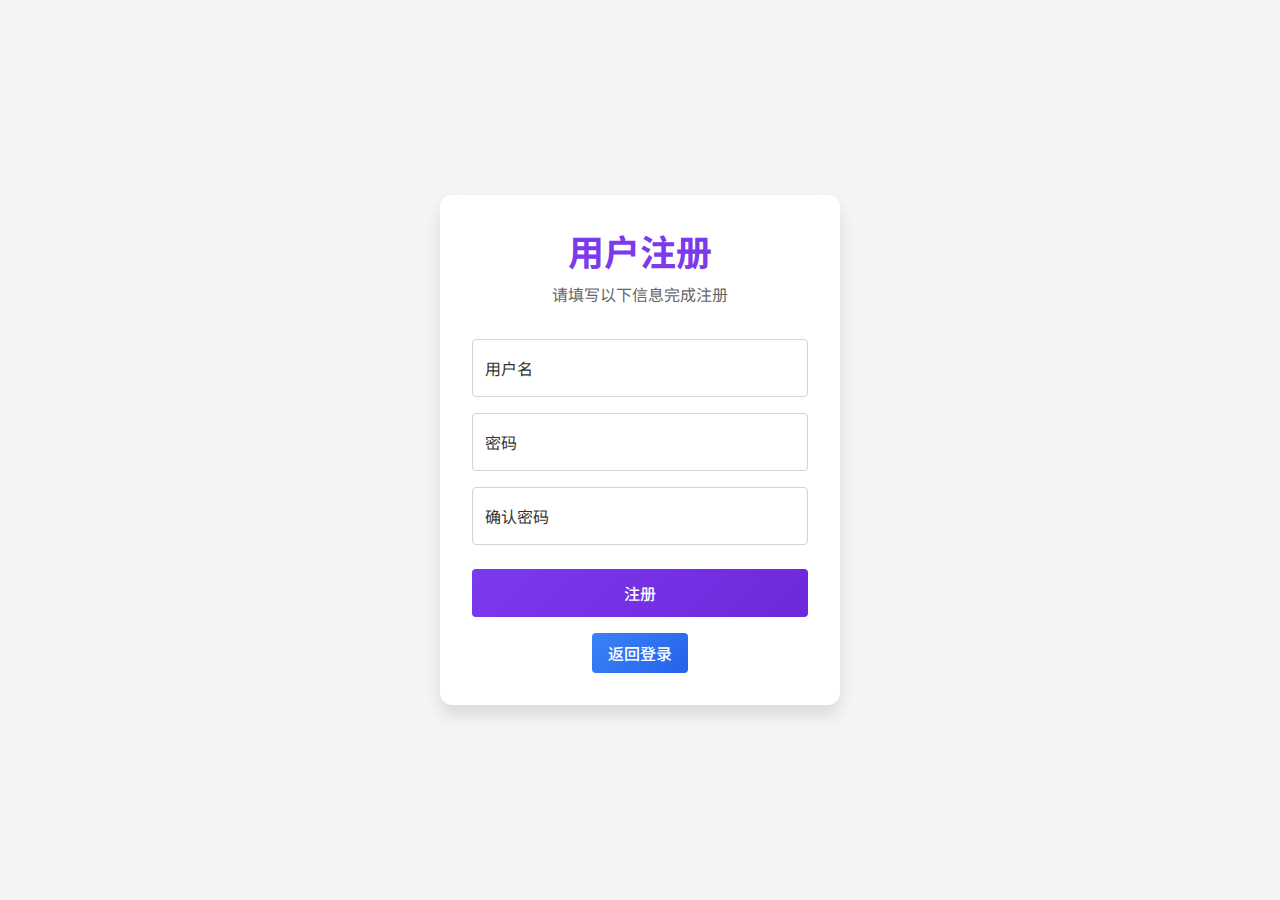
<file: register.html>
<!DOCTYPE html>
<html lang="zh-CN">
<head>
    <meta charset="UTF-8">
    <meta name="viewport" content="width=device-width, initial-scale=1.0">
    <title>AI学习系统 - 注册</title>
    <!-- 公共样式 -->
    <link rel="stylesheet" href="https://cdn.jsdelivr.net/npm/bootstrap@5.1.3/dist/css/bootstrap.min.css">
    <link href="https://fonts.googleapis.com/css2?family=Noto+Sans+SC:wght@400;500;700&display=swap" rel="stylesheet">
    <link href="https://cdn.jsdelivr.net/npm/@fortawesome/fontawesome-free@5.15.4/css/all.min.css" rel="stylesheet">
    <!-- 全局样式变量 -->
    <link rel="stylesheet" href="global.css">
    <style>
        body {
            height: 100vh;
            display: flex;
            align-items: center;
            justify-content: center;
            background-color: var(--bg-color);
            font-family: var(--font-family);
            overflow: hidden;
        }

        .register-container {
            width: 400px;
            padding: 2rem;
            background-color: var(--card-bg);
            border-radius: var(--border-radius-lg);
            box-shadow: var(--shadow-lg);
            position: relative;
            z-index: 10;
        }

        .register-header {
            text-align: center;
            margin-bottom: 2rem;
        }

        .register-header h1 {
            color: var(--primary-color);
            font-weight: 700;
            margin-bottom: 0.5rem;
        }

        .register-header p {
            color: var(--text-secondary);
        }

        .form-floating {
            margin-bottom: 1rem;
        }

        .btn-register {
            width: 100%;
            padding: 0.75rem;
            font-weight: 500;
            background-color: var(--primary-color);
            border: none;
            transition: all var(--transition-normal);
        }

        .btn-register:hover {
            background-color: var(--primary-dark);
            transform: translateY(-2px);
            box-shadow: var(--shadow-md);
        }

        .error-message {
            color: var(--error-color);
            text-align: center;
            margin-top: 1rem;
            display: none;
        }
    </style>
</head>
<body>
    <div class="register-container">
        <div class="register-header">
            <h1>用户注册</h1>
            <p>请填写以下信息完成注册</p>
        </div>

        <form id="registerForm">
            <div class="form-floating mb-3">
                <input type="text" class="form-control" id="username" placeholder="用户名" required>
                <label for="username">用户名</label>
            </div>
            <div class="form-floating mb-3">
                <input type="password" class="form-control" id="password" placeholder="密码" required>
                <label for="password">密码</label>
            </div>
            <div class="form-floating mb-4">
                <input type="password" class="form-control" id="confirmPassword" placeholder="确认密码" required>
                <label for="confirmPassword">确认密码</label>
            </div>
            <button type="submit" class="btn btn-primary btn-register">注册</button>
            <div id="errorMessage" class="error-message">用户名或密码错误</div>
        </form>
        <!-- 返回登录页面 -->
        <div class="text-center mt-3">
            <a href="login.html" class="btn btn-secondary">返回登录</a>
        </div>
    </div>

    <script>
        document.getElementById('registerForm').addEventListener('submit', function(e) {
            e.preventDefault();

            const username = document.getElementById('username').value;
            const password = document.getElementById('password').value;
            const confirmPassword = document.getElementById('confirmPassword').value;

            // 验证密码是否一致
            if (password !== confirmPassword) {
                document.getElementById('errorMessage').textContent = '两次输入的密码不一致';
                document.getElementById('errorMessage').style.display = 'block';
                return;
            }

            // 验证用户名是否已存在
            const existingUsernames = JSON.parse(localStorage.getItem('usernames')) || [];
            if (existingUsernames.includes(username)) {
                document.getElementById('errorMessage').textContent = '用户名已存在';
                document.getElementById('errorMessage').style.display = 'block';
                return;
            }

            // 注册成功，保存用户名
            existingUsernames.push(username);
            localStorage.setItem('usernames', JSON.stringify(existingUsernames));

            // 跳转到登录页面
            window.location.href = "login.html";
        });
    </script>
</body>
</html>
</file>
<file: global.css>
/* 全局样式变量 - AI学习系统 */

:root {
    /* 核心色彩系统 */
    --primary-color: #7C3AED;    /* 紫色 - 主色调 */
    --primary-hover: #6D28D9;    /* 深紫色 - 悬停状态 */
    --secondary-color: #3B82F6;  /* 蓝色 - 次要色调 */
    --accent-color: #10B981;     /* 绿色 - 强调色调 */
    --warning-color: #F59E0B;    /* 黄色 - 警告 */
    --error-color: #EF4444;      /* 红色 - 错误 */
    
    /* 衍生色调 */
    --primary-light: #A78BFA;    /* 浅紫色 */
    --secondary-light: #93C5FD;  /* 浅蓝色 */
    --accent-light: #6EE7B7;     /* 浅绿色 */
    --warning-light: #FCD34D;    /* 浅黄色 */
    --error-light: #FCA5A5;      /* 浅红色 */

    /* 主色调的深色变体 */
    --primary-purple-dark: #6D28D9;
    --primary-blue-dark: #1D4ED8;
    --primary-green-dark: #047857;
    --primary-red-dark: #B91C1C;
    --primary-yellow-dark: #B45309;

    /* 主色调的浅色变体 */
    --primary-purple-light: #A78BFA;
    --primary-blue-light: #E6F0FF;
    --primary-green-light: #D8F3DC;
    --primary-red-light: #FFE3E3;
    --primary-yellow-light: #FFF9C4;

    /* 渐变色 */
    --gradient-primary: linear-gradient(135deg, var(--primary-color), var(--primary-hover));
    --gradient-secondary: linear-gradient(135deg, var(--secondary-color), #2563EB);
    --gradient-success: linear-gradient(135deg, var(--accent-color), #059669);
    --gradient-warning: linear-gradient(135deg, var(--warning-color), #D97706);
    --gradient-error: linear-gradient(135deg, var(--error-color), #DC2626);

    /* 中性色调 */
    --bg-color: #F3F4F6;         /* 背景色 */
    --card-bg: #FFFFFF;          /* 卡片背景 */
    --text-primary: #333333;     /* 主要文本 */
    --text-secondary: #666666;   /* 次要文本 */
    --border-color: #CED4DA;     /* 边框颜色 */
    
    /* 功能色 */
    --success: var(--accent-color);
    --warning: var(--warning-color);
    --error: var(--error-color);
    --info: var(--secondary-color);

    /* 毛玻璃效果 */
    --glass-background: rgba(255, 255, 255, 0.8);
    --glass-border: rgba(255, 255, 255, 0.3);
    --glass-shadow: 0 8px 32px rgba(0, 0, 0, 0.1);
    --glass-blur: blur(12px);

    /* 尺寸系统 */
    --header-height: 64px;
    --sidebar-width: 50%;
    --container-width: 100%;
    --border-radius-sm: 4px;
    --border-radius-md: 8px;
    --border-radius-lg: 12px;

    /* 间距系统 */
    --spacing-xs: 0.25rem;
    --spacing-sm: 0.5rem;
    --spacing-md: 1rem;
    --spacing-lg: 1.5rem;
    --spacing-xl: 2rem;
    --spacing-2xl: 3rem;

    /* 阴影系统 */
    --shadow-sm: 0 2px 4px rgba(0, 0, 0, 0.1);
    --shadow-md: 0 4px 6px rgba(0, 0, 0, 0.1);
    --shadow-lg: 0 10px 15px rgba(0, 0, 0, 0.1);
    --shadow-xl: 0 20px 25px -5px rgba(0, 0, 0, 0.1), 0 10px 10px -5px rgba(0, 0, 0, 0.04);

    /* 过渡效果 */
    --transition-fast: 150ms cubic-bezier(0.4, 0, 0.2, 1);
    --transition-normal: 0.3s ease;
    --transition-slow: 350ms cubic-bezier(0.4, 0, 0.2, 1);

    /* 动画效果 */
    --animation-bounce: cubic-bezier(0.68, -0.55, 0.265, 1.55);
    --animation-smooth: cubic-bezier(0.4, 0, 0.2, 1);
    --animation-duration-fast: 0.2s;
    --animation-duration-normal: 0.3s;
    --animation-duration-slow: 0.5s;

    /* 字体系统 */
    --font-family: 'Noto Sans SC', -apple-system, BlinkMacSystemFont, sans-serif;
    --font-mono: ui-monospace, SFMono-Regular, Menlo, Monaco, Consolas, monospace;

    /* 卡片样式 */
    --card-shadow: 0 4px 6px -1px rgba(0, 0, 0, 0.1), 0 2px 4px -1px rgba(0, 0, 0, 0.06);
    --card-background: var(--card-bg);
    --card-hover-transform: translateY(-4px);
    --card-hover-shadow: 0 12px 24px rgba(56, 189, 248, 0.1);
    
    /* 内容尺寸 */
    --content-max-width: 1440px;
}

/* 基础重置 */
* {
    margin: 0;
    padding: 0;
    box-sizing: border-box;
}

body {
    font-family: var(--font-family);
    line-height: 1.6;
    color: var(--text-primary);
    background-color: var(--bg-color);
    -webkit-font-smoothing: antialiased;
    -moz-osx-font-smoothing: grayscale;
    min-height: 100vh;
}

h1, h2, h3, h4, h5, h6 {
    font-weight: 600;
    line-height: 1.3;
    margin-bottom: var(--spacing-md);
    color: var(--text-primary);
}

h1 { font-size: 2.25rem; }
h2 { font-size: 1.875rem; }
h3 { font-size: 1.5rem; }
h4 { font-size: 1.25rem; }
h5 { font-size: 1.125rem; }
h6 { font-size: 1rem; }

a {
    color: var(--primary-color);
    text-decoration: none;
    transition: color var(--transition-normal);
}

a:hover {
    color: var(--primary-hover);
}

p {
    margin-bottom: var(--spacing-md);
}

/* 背景渐变 */
.gradient-background {
    background-image: 
        radial-gradient(at 0% 0%, rgba(168, 132, 232, 0.05) 0px, transparent 50%),
        radial-gradient(at 100% 0%, rgba(77, 150, 255, 0.05) 0px, transparent 50%),
        radial-gradient(at 100% 100%, rgba(107, 203, 119, 0.05) 0px, transparent 50%),
        radial-gradient(at 0% 100%, rgba(255, 107, 107, 0.05) 0px, transparent 50%);
    background-attachment: fixed;
}

/* 公共动画 */
@keyframes float {
    0% {
        transform: translate(0, 0);
    }
    50% {
        transform: translate(10px, 10px);
    }
    100% {
        transform: translate(0, 0);
    }
}

@keyframes fadeIn {
    from { opacity: 0; }
    to { opacity: 1; }
}

@keyframes slideUp {
    from { transform: translateY(20px); opacity: 0; }
    to { transform: translateY(0); opacity: 1; }
}

@keyframes slideInLeft {
    from { transform: translateX(-20px); opacity: 0; }
    to { transform: translateX(0); opacity: 1; }
}

@keyframes slideInRight {
    from { transform: translateX(20px); opacity: 0; }
    to { transform: translateX(0); opacity: 1; }
}

@keyframes pulse {
    0% { transform: scale(1); }
    50% { transform: scale(1.05); }
    100% { transform: scale(1); }
}

@keyframes shimmer {
    0% { background-position: -100% 0; }
    100% { background-position: 200% 0; }
}

/* 按钮样式 */
.btn {
    cursor: pointer;
    font-weight: 500;
    border: none;
    border-radius: var(--border-radius-sm);
    transition: all var(--transition-normal);
    padding: 0.5rem 1rem;
    display: inline-flex;
    align-items: center;
    justify-content: center;
    gap: 0.5rem;
    position: relative;
    overflow: hidden;
}

.btn::after {
    content: '';
    position: absolute;
    top: 0;
    left: 0;
    width: 100%;
    height: 100%;
    background: linear-gradient(90deg, 
        rgba(255,255,255,0) 0%, 
        rgba(255,255,255,0.2) 50%, 
        rgba(255,255,255,0) 100%);
    transform: translateX(-100%);
    opacity: 0;
    transition: all 0.3s var(--animation-bounce);
}

.btn:hover {
    transform: translateY(-2px);
}

.btn:hover::after {
    transform: translateX(100%);
    opacity: 1;
}

.btn:active {
    transform: translateY(1px);
}

.btn i {
    font-size: 0.9em;
}

.btn-primary {
    background-color: var(--primary-color);
    background-image: var(--gradient-primary);
    color: white;
}

.btn-primary:hover {
    background-color: var(--primary-hover);
    box-shadow: var(--shadow-md);
}

.btn-secondary {
    background-color: var(--secondary-color);
    background-image: var(--gradient-secondary);
    color: white;
}

.btn-secondary:hover {
    background-color: #2563EB;
    box-shadow: var(--shadow-md);
}

.btn-success {
    background-color: var(--accent-color);
    background-image: var(--gradient-success);
    color: white;
}

.btn-success:hover {
    background-color: var(--primary-green-dark);
    box-shadow: var(--shadow-md);
}

.btn-warning {
    background-color: var(--warning-color);
    background-image: var(--gradient-warning);
    color: white;
}

.btn-warning:hover {
    background-color: var(--primary-yellow-dark);
    box-shadow: var(--shadow-md);
}

.btn-danger {
    background-color: var(--error-color);
    background-image: var(--gradient-error);
    color: white;
}

.btn-danger:hover {
    background-color: var(--primary-red-dark);
    box-shadow: var(--shadow-md);
}

/* 工具类 */
.text-primary {
    color: var(--primary-color);
}

.text-secondary {
    color: var(--secondary-color);
}

.text-accent {
    color: var(--accent-color);
}

.text-warning {
    color: var(--warning-color);
}

.text-error {
    color: var(--error-color);
}

.text-center {
    text-align: center;
}

.mb-0 { margin-bottom: 0; }
.mb-1 { margin-bottom: var(--spacing-xs); }
.mb-2 { margin-bottom: var(--spacing-sm); }
.mb-3 { margin-bottom: var(--spacing-md); }
.mb-4 { margin-bottom: var(--spacing-lg); }
.mb-5 { margin-bottom: var(--spacing-xl); }

.mt-0 { margin-top: 0; }
.mt-1 { margin-top: var(--spacing-xs); }
.mt-2 { margin-top: var(--spacing-sm); }
.mt-3 { margin-top: var(--spacing-md); }
.mt-4 { margin-top: var(--spacing-lg); }
.mt-5 { margin-top: var(--spacing-xl); }

.p-0 { padding: 0; }
.p-1 { padding: var(--spacing-xs); }
.p-2 { padding: var(--spacing-sm); }
.p-3 { padding: var(--spacing-md); }
.p-4 { padding: var(--spacing-lg); }
.p-5 { padding: var(--spacing-xl); }

.d-flex { display: flex; }
.align-items-center { align-items: center; }
.justify-content-center { justify-content: center; }
.justify-content-between { justify-content: space-between; }
.flex-column { flex-direction: column; }
.flex-grow-1 { flex-grow: 1; }
.gap-1 { gap: var(--spacing-xs); }
.gap-2 { gap: var(--spacing-sm); }
.gap-3 { gap: var(--spacing-md); }

/* 卡片样式 */
.card {
    background-color: var(--card-bg);
    border-radius: var(--border-radius-md);
    box-shadow: var(--shadow-md);
    transition: all var(--transition-normal);
    border: 1px solid rgba(0, 0, 0, 0.05);
    position: relative;
    overflow: hidden;
    animation: fadeIn 0.5s ease forwards;
}

.card::before {
    content: '';
    position: absolute;
    top: 0;
    left: 0;
    right: 0;
    height: 4px;
    background: var(--gradient-primary);
    transform: scaleX(0);
    transform-origin: left;
    transition: transform 0.3s var(--animation-smooth);
}

.card:hover {
    transform: var(--card-hover-transform);
    box-shadow: var(--card-hover-shadow);
}

.card:hover::before {
    transform: scaleX(1);
}

.card-glass {
    background: var(--glass-background);
    backdrop-filter: var(--glass-blur);
    -webkit-backdrop-filter: var(--glass-blur);
    border: 1px solid var(--glass-border);
}

.card-header {
    padding: var(--spacing-md) var(--spacing-lg);
    border-bottom: 1px solid rgba(0, 0, 0, 0.05);
    font-weight: 600;
    display: flex;
    align-items: center;
    justify-content: space-between;
}

.card-header h3, .card-header h4 {
    margin-bottom: 0;
}

.card-body {
    padding: var(--spacing-lg);
}

.card-footer {
    padding: var(--spacing-md) var(--spacing-lg);
    border-top: 1px solid rgba(0, 0, 0, 0.05);
    display: flex;
    justify-content: flex-end;
    gap: var(--spacing-sm);
}

/* 表单控件 */
.form-group {
    margin-bottom: var(--spacing-md);
}

.form-label {
    display: block;
    margin-bottom: var(--spacing-xs);
    font-weight: 500;
}

.form-control {
    width: 100%;
    padding: 0.5rem 0.75rem;
    border: 1px solid var(--border-color);
    border-radius: var(--border-radius-sm);
    transition: all var(--transition-normal);
    background-color: var(--card-bg);
    color: var(--text-primary);
}

.form-control:focus {
    outline: none;
    border-color: var(--primary-color);
    box-shadow: 0 0 0 3px rgba(124, 58, 237, 0.1);
}

/* 徽章 */
.badge {
    display: inline-block;
    padding: 0.25rem 0.5rem;
    border-radius: var(--border-radius-sm);
    font-size: 0.75rem;
    font-weight: 600;
    text-transform: uppercase;
    letter-spacing: 0.5px;
}

.badge-primary {
    background-color: var(--primary-light);
    color: var(--primary-purple-dark);
}

.badge-secondary {
    background-color: var(--secondary-light);
    color: var(--primary-blue-dark);
}

.badge-success {
    background-color: var(--accent-light);
    color: var(--primary-green-dark);
}

.badge-warning {
    background-color: var(--warning-light);
    color: var(--primary-yellow-dark);
}

.badge-danger {
    background-color: var(--error-light);
    color: var(--primary-red-dark);
}

/* 警告框 */
.alert {
    padding: var(--spacing-md);
    border-radius: var(--border-radius-md);
    margin-bottom: var(--spacing-md);
    border-left: 4px solid;
}

.alert-primary {
    background-color: var(--primary-purple-light);
    border-color: var(--primary-color);
    color: var(--primary-purple-dark);
}

.alert-success {
    background-color: var(--primary-green-light);
    border-color: var(--accent-color);
    color: var(--primary-green-dark);
}

.alert-warning {
    background-color: var(--primary-yellow-light);
    border-color: var(--warning-color);
    color: var(--primary-yellow-dark);
}

.alert-danger {
    background-color: var(--primary-red-light);
    border-color: var(--error-color);
    color: var(--primary-red-dark);
}

/* 加载状态 */
.loading {
    position: relative;
}

.loading::after {
    content: '';
    position: absolute;
    top: 0;
    left: 0;
    width: 100%;
    height: 100%;
    background: linear-gradient(
        90deg,
        rgba(255, 255, 255, 0) 0%,
        rgba(255, 255, 255, 0.6) 50%,
        rgba(255, 255, 255, 0) 100%
    );
    background-size: 200% 100%;
    animation: shimmer 1.5s infinite;
}

.loading-dots {
    display: inline-flex;
    align-items: center;
    gap: 4px;
}

.loading-dots::after {
    content: '...';
    animation: dots 1.5s infinite;
}

@keyframes dots {
    0%, 20% { content: '.'; }
    40% { content: '..'; }
    60%, 100% { content: '...'; }
}

/* 图标增强 */
.icon {
    display: inline-flex;
    align-items: center;
    justify-content: center;
    width: 1.5rem;
    height: 1.5rem;
    font-size: 0.875rem;
    border-radius: 50%;
    margin-right: var(--spacing-xs);
}

.icon-primary {
    background-color: var(--primary-light);
    color: var(--primary-color);
}

.icon-secondary {
    background-color: var(--secondary-light);
    color: var(--secondary-color);
}

.icon-success {
    background-color: var(--accent-light);
    color: var(--accent-color);
}

.icon-warning {
    background-color: var(--warning-light);
    color: var(--warning-color);
}

.icon-danger {
    background-color: var(--error-light);
    color: var(--error-color);
}

/* 滚动条样式 */
::-webkit-scrollbar {
    width: 8px;
    height: 8px;
}

::-webkit-scrollbar-track {
    background: var(--bg-color);
    border-radius: var(--border-radius-sm);
}

::-webkit-scrollbar-thumb {
    background: var(--border-color);
    border-radius: var(--border-radius-sm);
}

::-webkit-scrollbar-thumb:hover {
    background: var(--primary-color);
}
</file>
